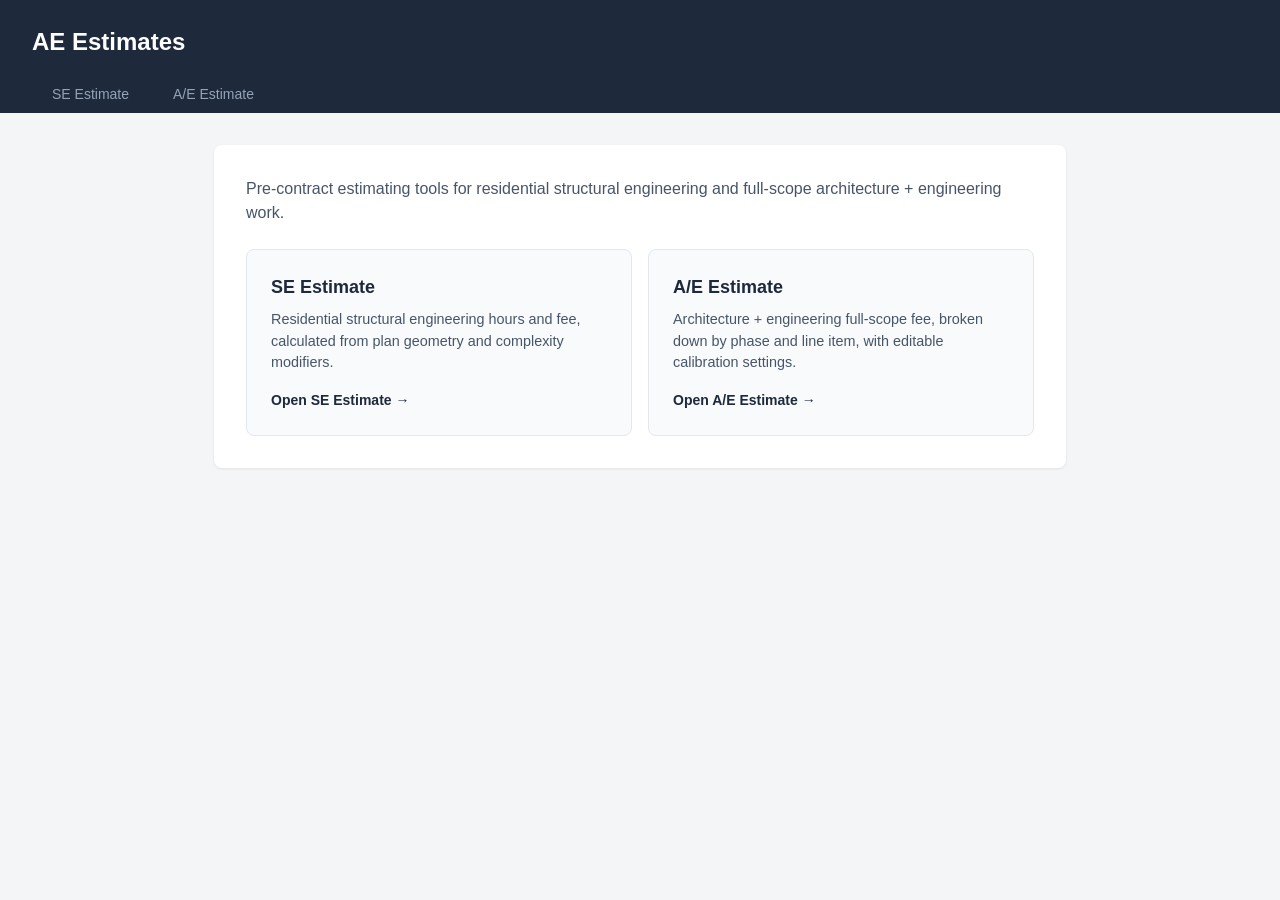
<file: index.html>
<!DOCTYPE html>
<html lang="en">
<head>
  <meta charset="UTF-8">
  <meta name="viewport" content="width=device-width, initial-scale=1.0">
  <title>AE Estimates</title>
  <link rel="stylesheet" href="styles.css">
</head>
<body>
  <header>
    <h1><a class="header-home" href="index.html">AE Estimates</a></h1>
    <nav id="estimate-nav">
      <a class="nav-btn" href="se.html">SE Estimate</a>
      <a class="nav-btn" href="ae.html">A/E Estimate</a>
    </nav>
  </header>

  <main id="app">
    <div class="landing">
      <p class="landing-intro">Pre-contract estimating tools for residential structural engineering and full-scope architecture + engineering work.</p>
      <div class="landing-tiles">
        <a class="landing-tile" href="se.html">
          <h2>SE Estimate</h2>
          <p>Residential structural engineering hours and fee, calculated from plan geometry and complexity modifiers.</p>
          <span class="landing-tile-cta">Open SE Estimate →</span>
        </a>
        <a class="landing-tile" href="ae.html">
          <h2>A/E Estimate</h2>
          <p>Architecture + engineering full-scope fee, broken down by phase and line item, with editable calibration settings.</p>
          <span class="landing-tile-cta">Open A/E Estimate →</span>
        </a>
      </div>
    </div>
  </main>
</body>
</html>
</file>
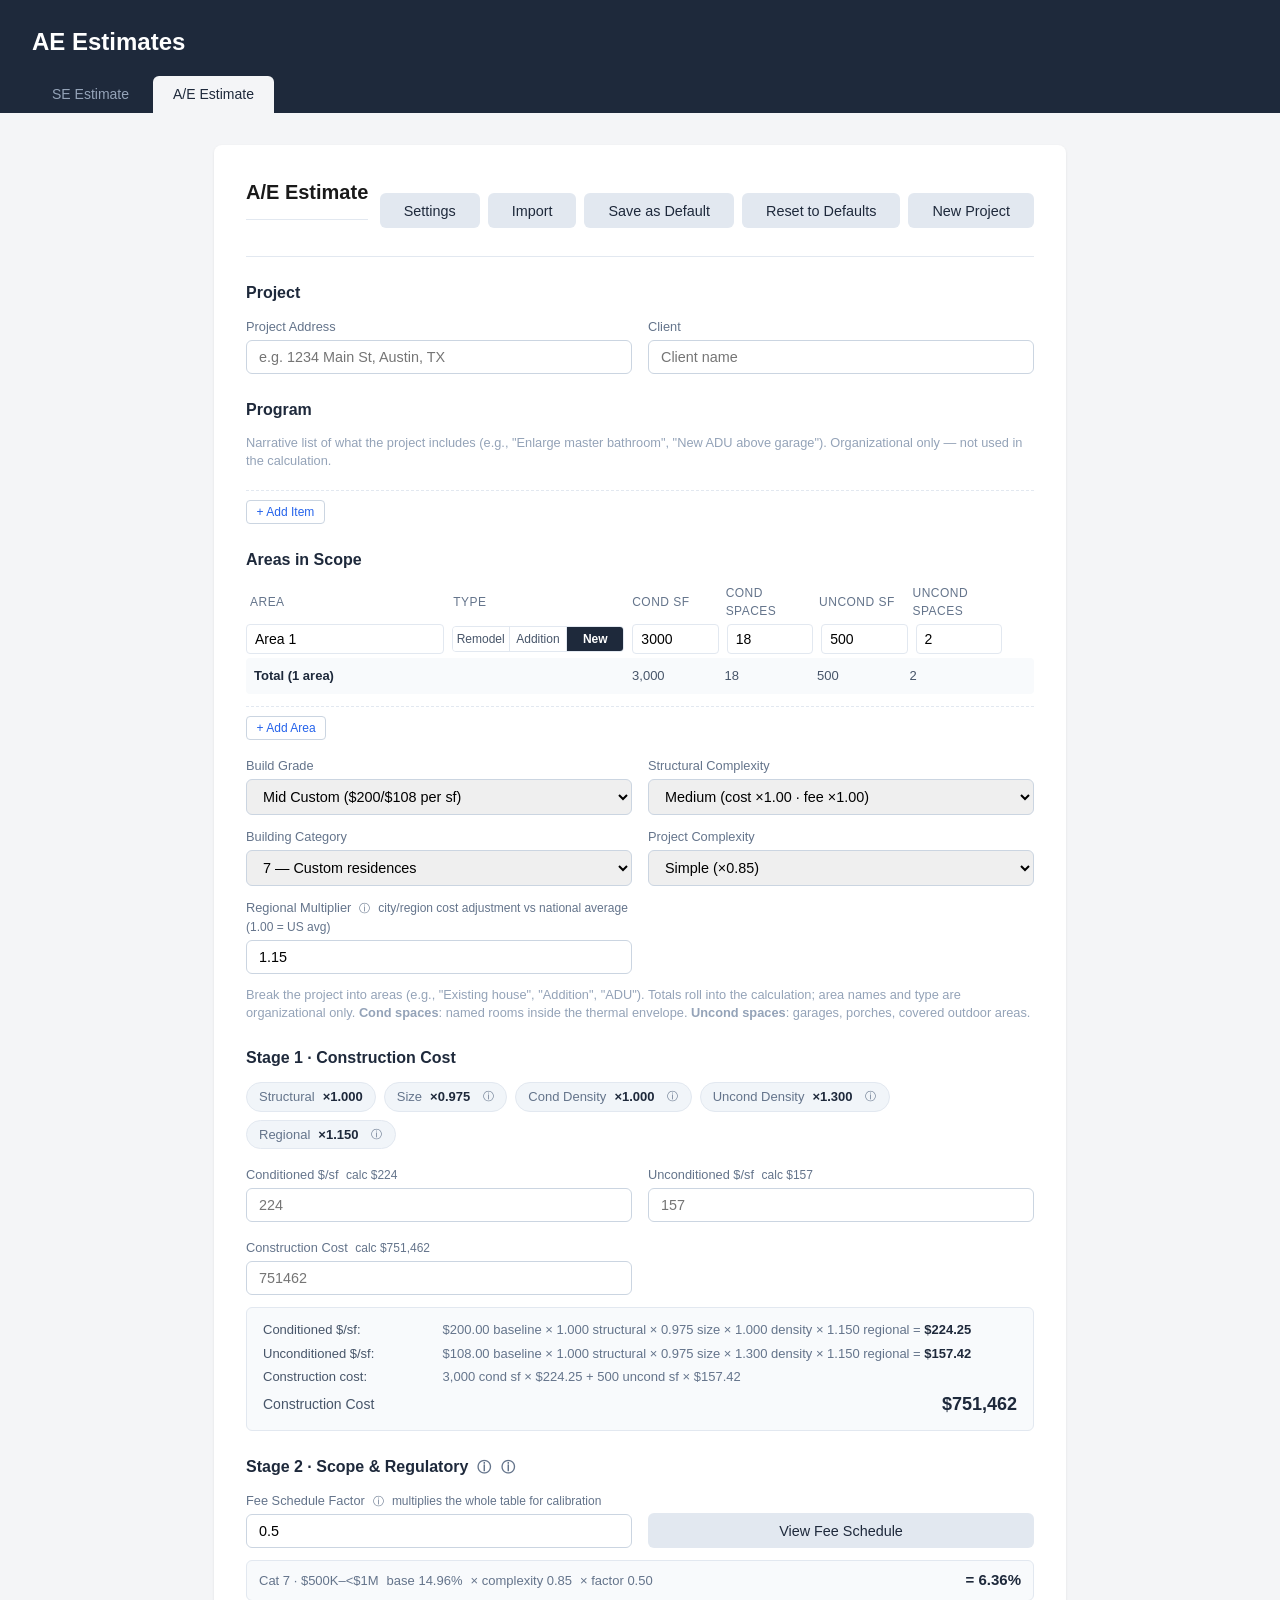
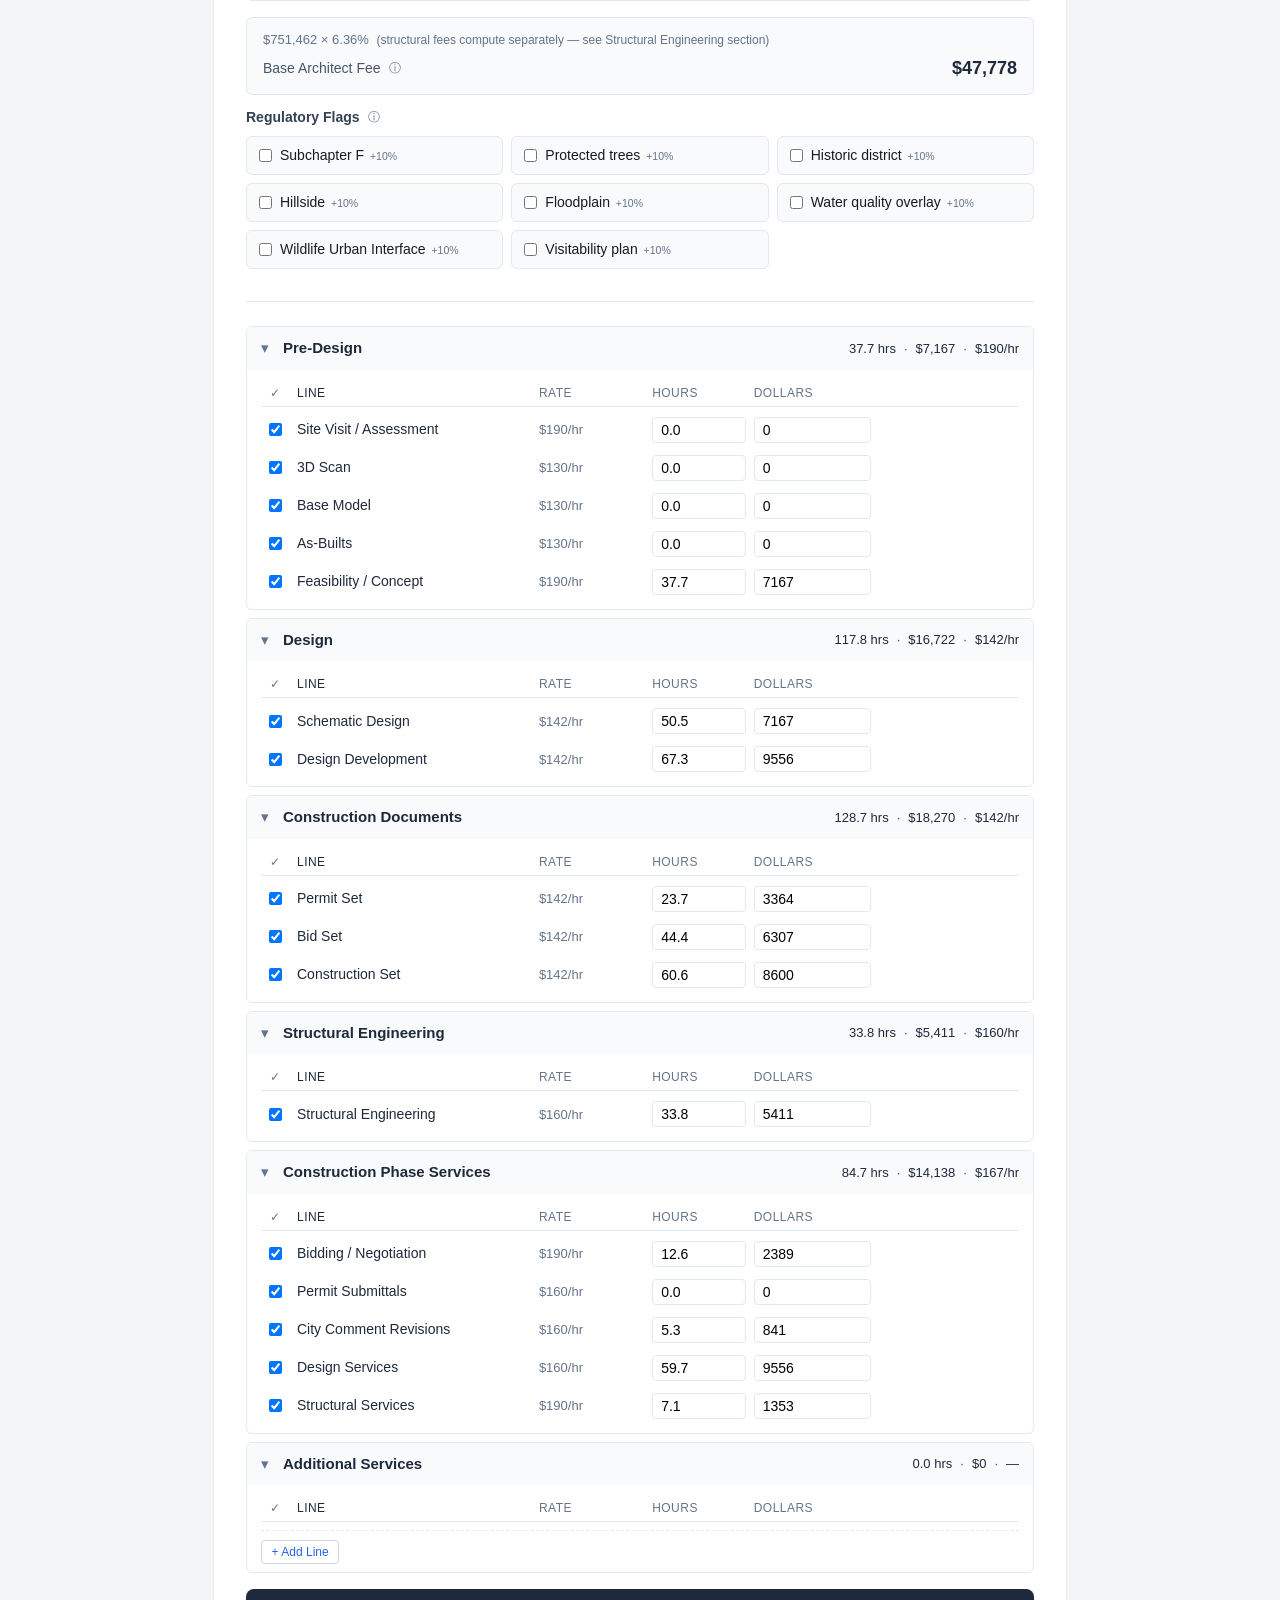
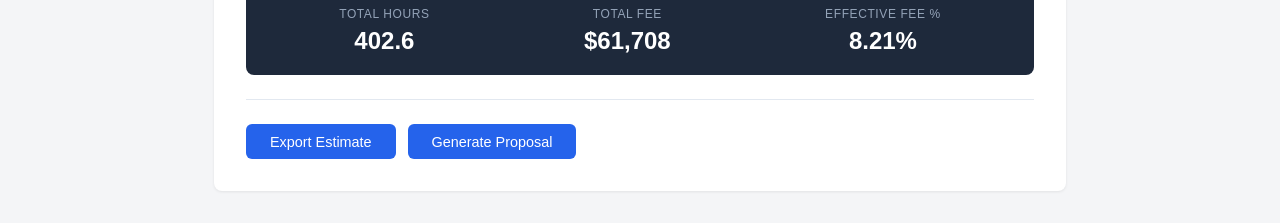
<file: ae.html>
<!DOCTYPE html>
<html lang="en">
<head>
  <meta charset="UTF-8">
  <meta name="viewport" content="width=device-width, initial-scale=1.0">
  <title>A/E Estimate · AE Estimates</title>
  <link rel="stylesheet" href="styles.css">
</head>
<body>
  <header>
    <h1><a class="header-home" href="index.html">AE Estimates</a></h1>
    <nav id="estimate-nav">
      <a class="nav-btn" href="se.html">SE Estimate</a>
      <a class="nav-btn active" href="ae.html">A/E Estimate</a>
    </nav>
  </header>

  <main id="app">
    <!-- A/E estimate form renders here -->
  </main>

  <script src="ae-config.js"></script>
  <script src="ae-settings.js"></script>
  <script src="ae-estimate.js"></script>
</body>
</html>
</file>
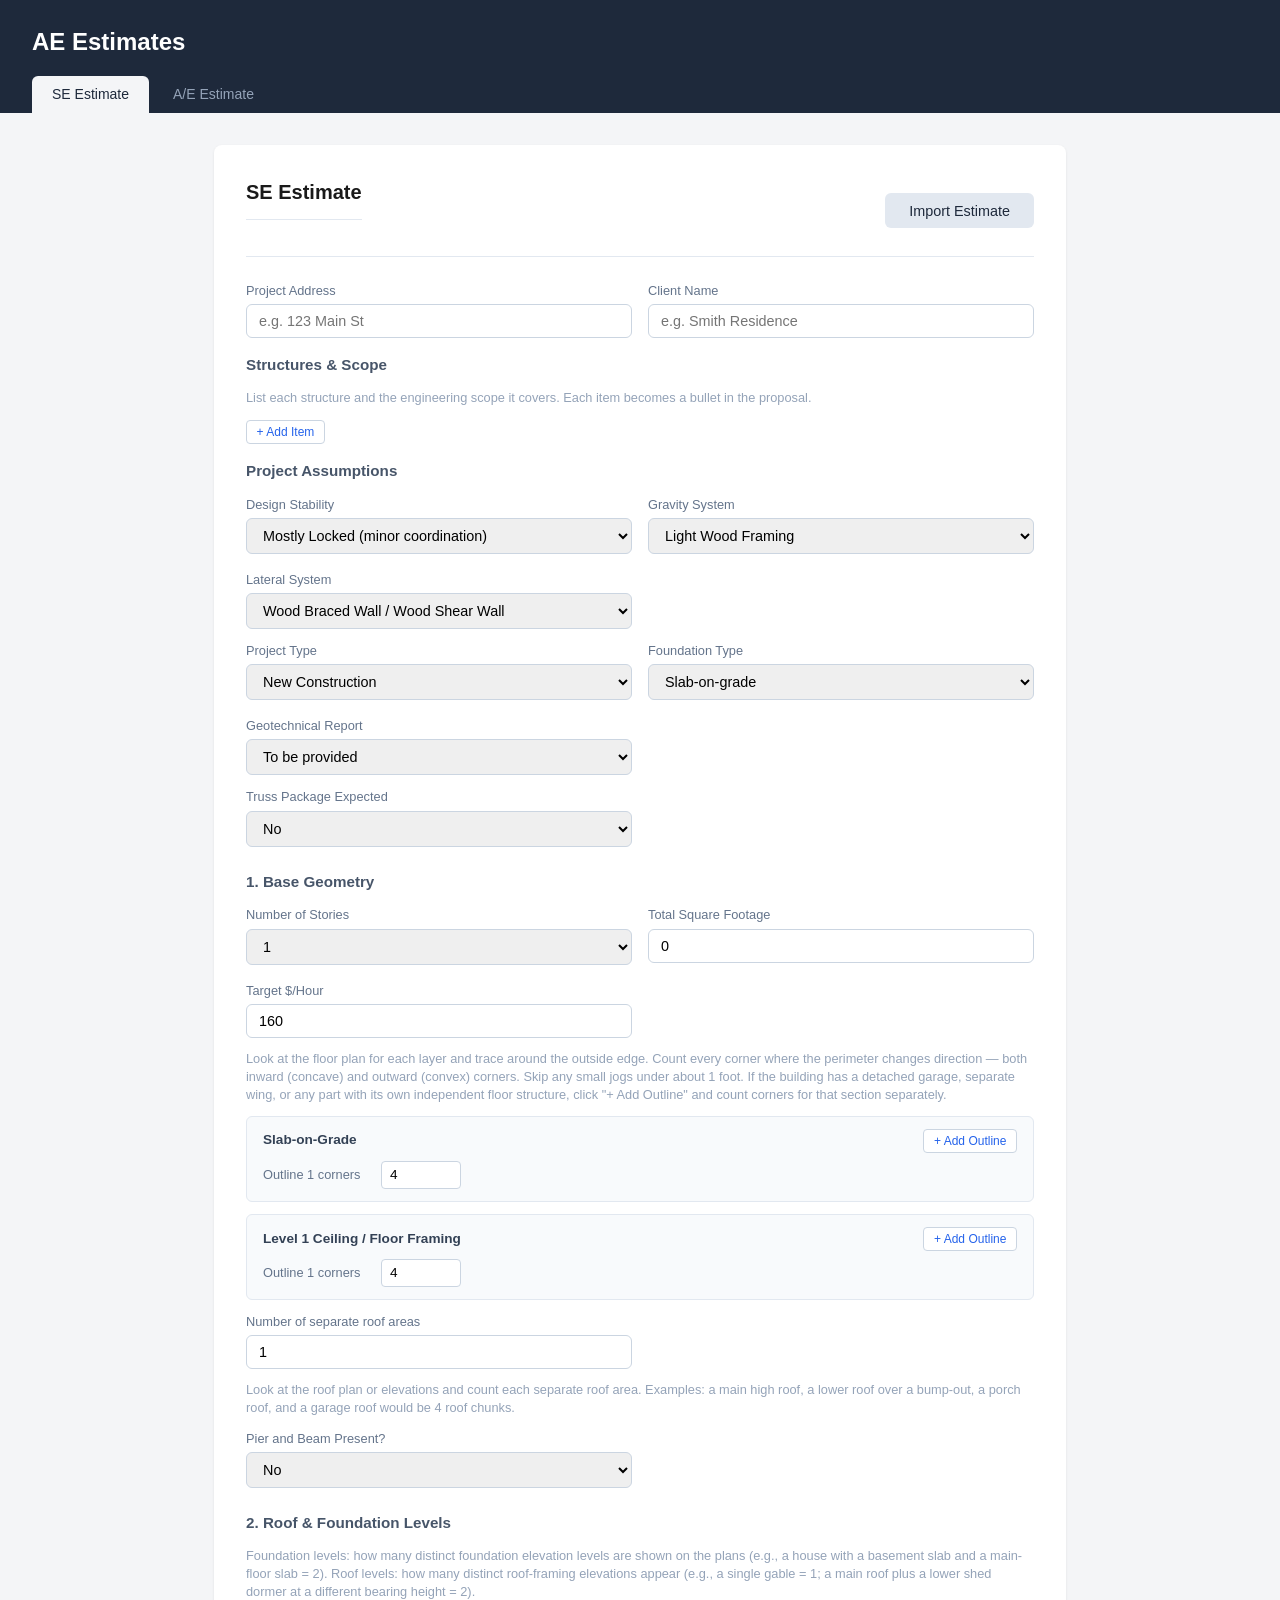
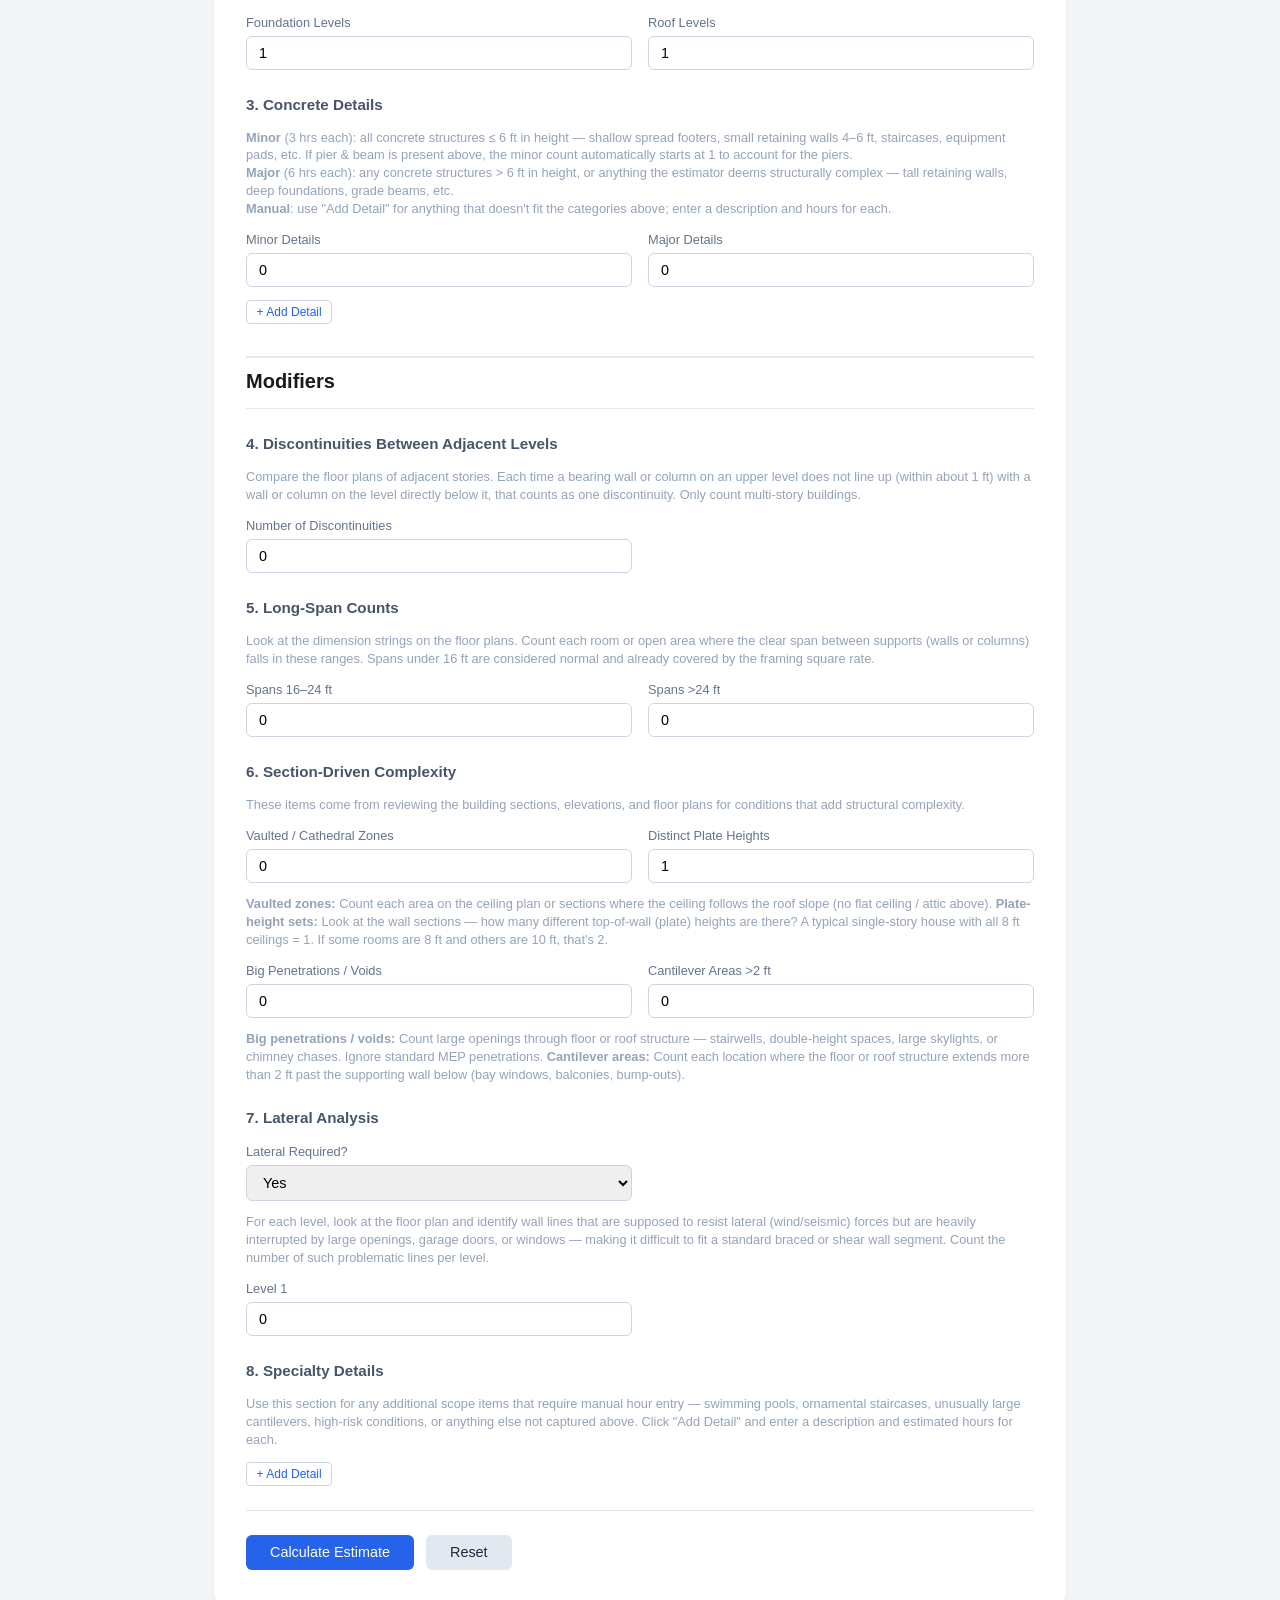
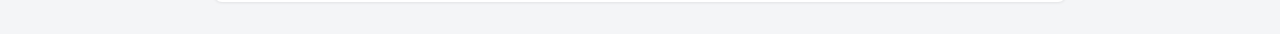
<file: se.html>
<!DOCTYPE html>
<html lang="en">
<head>
  <meta charset="UTF-8">
  <meta name="viewport" content="width=device-width, initial-scale=1.0">
  <title>SE Estimate · AE Estimates</title>
  <link rel="stylesheet" href="styles.css">
</head>
<body>
  <header>
    <h1><a class="header-home" href="index.html">AE Estimates</a></h1>
    <nav id="estimate-nav">
      <a class="nav-btn active" href="se.html">SE Estimate</a>
      <a class="nav-btn" href="ae.html">A/E Estimate</a>
    </nav>
  </header>

  <main id="app">
    <!-- SE estimate form renders here -->
  </main>

  <script src="se-estimate.js"></script>
</body>
</html>
</file>
<file: styles.css>
* {
  margin: 0;
  padding: 0;
  box-sizing: border-box;
}

body {
  font-family: -apple-system, BlinkMacSystemFont, "Segoe UI", Roboto, sans-serif;
  background: #f4f5f7;
  color: #1a1a1a;
  line-height: 1.5;
}

header {
  background: #1e293b;
  color: #fff;
  padding: 1.5rem 2rem 0;
}

header h1 {
  font-size: 1.5rem;
  font-weight: 600;
  margin-bottom: 1rem;
}

.header-home {
  color: inherit;
  text-decoration: none;
}

.header-home:hover {
  opacity: 0.85;
}

#estimate-nav {
  display: flex;
  gap: 0.25rem;
}

.nav-btn {
  display: inline-block;
  padding: 0.5rem 1.25rem;
  background: transparent;
  color: #94a3b8;
  border: none;
  border-radius: 6px 6px 0 0;
  cursor: pointer;
  font-size: 0.875rem;
  font-weight: 500;
  text-decoration: none;
  transition: background 0.15s, color 0.15s;
}

.nav-btn:hover {
  color: #e2e8f0;
  background: rgba(255, 255, 255, 0.08);
}

.nav-btn.active {
  background: #f4f5f7;
  color: #1e293b;
}

main {
  max-width: 900px;
  margin: 2rem auto;
  padding: 0 1.5rem;
}

/* Landing page */
.landing {
  background: #fff;
  border-radius: 8px;
  box-shadow: 0 1px 3px rgba(0, 0, 0, 0.08);
  padding: 2rem;
}

.landing-intro {
  font-size: 1rem;
  color: #475569;
  margin-bottom: 1.5rem;
}

.landing-tiles {
  display: grid;
  grid-template-columns: repeat(auto-fit, minmax(260px, 1fr));
  gap: 1rem;
}

.landing-tile {
  display: flex;
  flex-direction: column;
  gap: 0.5rem;
  padding: 1.5rem;
  background: #f8fafc;
  border: 1px solid #e2e8f0;
  border-radius: 8px;
  text-decoration: none;
  color: inherit;
  transition: border-color 0.15s, transform 0.15s, box-shadow 0.15s;
}

.landing-tile:hover {
  border-color: #1e293b;
  transform: translateY(-1px);
  box-shadow: 0 4px 10px rgba(15, 23, 42, 0.08);
}

.landing-tile h2 {
  font-size: 1.125rem;
  margin: 0;
  color: #1e293b;
}

.landing-tile p {
  margin: 0;
  font-size: 0.9rem;
  color: #475569;
  line-height: 1.5;
}

.landing-tile-cta {
  margin-top: 0.5rem;
  font-size: 0.875rem;
  font-weight: 600;
  color: #1e293b;
}

/* Form layout */
.estimate-form {
  background: #fff;
  border-radius: 8px;
  box-shadow: 0 1px 3px rgba(0, 0, 0, 0.08);
  padding: 2rem;
}

.form-header {
  display: flex;
  justify-content: space-between;
  align-items: center;
  margin-bottom: 1.5rem;
  padding-bottom: 0.75rem;
  border-bottom: 1px solid #e2e8f0;
}

.form-header h2 {
  font-size: 1.25rem;
  margin-bottom: 0;
  padding-bottom: 0;
  border-bottom: none;
}

.estimate-form h2 {
  font-size: 1.25rem;
  margin-bottom: 1.5rem;
  padding-bottom: 0.75rem;
  border-bottom: 1px solid #e2e8f0;
}

.form-section {
  margin-bottom: 1.5rem;
}

.form-section h3 {
  font-size: 0.95rem;
  font-weight: 600;
  color: #475569;
  margin-bottom: 0.75rem;
}

.form-row {
  display: grid;
  grid-template-columns: 1fr 1fr;
  gap: 1rem;
  margin-bottom: 0.75rem;
}

.form-group {
  display: flex;
  flex-direction: column;
}

.form-group label {
  font-size: 0.8rem;
  font-weight: 500;
  color: #64748b;
  margin-bottom: 0.25rem;
}

.form-group input,
.form-group select,
.form-group textarea {
  padding: 0.5rem 0.75rem;
  border: 1px solid #cbd5e1;
  border-radius: 6px;
  font-size: 0.9rem;
  font-family: inherit;
  transition: border-color 0.15s;
}

.form-group input:focus,
.form-group select:focus,
.form-group textarea:focus {
  outline: none;
  border-color: #3b82f6;
  box-shadow: 0 0 0 3px rgba(59, 130, 246, 0.1);
}

.btn {
  padding: 0.6rem 1.5rem;
  border: none;
  border-radius: 6px;
  font-size: 0.9rem;
  font-weight: 500;
  cursor: pointer;
  transition: background 0.15s;
}

.btn-primary {
  background: #2563eb;
  color: #fff;
}

.btn-primary:hover {
  background: #1d4ed8;
}

.btn-secondary {
  background: #e2e8f0;
  color: #1e293b;
}

.btn-secondary:hover {
  background: #cbd5e1;
}

.form-actions {
  display: flex;
  gap: 0.75rem;
  margin-top: 1.5rem;
  padding-top: 1.5rem;
  border-top: 1px solid #e2e8f0;
}

/* Estimate output */
.estimate-output {
  margin-top: 2rem;
  background: #fff;
  border-radius: 8px;
  box-shadow: 0 1px 3px rgba(0, 0, 0, 0.08);
  padding: 2rem;
}

.estimate-output h2 {
  font-size: 1.25rem;
  margin-bottom: 1rem;
}

.line-items {
  width: 100%;
  border-collapse: collapse;
}

.line-items th {
  text-align: left;
  font-size: 0.8rem;
  font-weight: 600;
  color: #64748b;
  text-transform: uppercase;
  letter-spacing: 0.03em;
  padding: 0.5rem 0.75rem;
  border-bottom: 2px solid #e2e8f0;
}

.line-items td {
  padding: 0.6rem 0.75rem;
  border-bottom: 1px solid #f1f5f9;
  font-size: 0.9rem;
}

.line-items .amount {
  text-align: right;
  font-variant-numeric: tabular-nums;
}

.line-items tfoot td {
  font-weight: 600;
  border-top: 2px solid #e2e8f0;
  border-bottom: none;
  padding-top: 0.75rem;
}

/* Fee Estimate (line items) table */
.li-fee-table {
  margin-top: 1.5rem;
}
.li-fee-table .li-include {
  width: 2.5rem;
  text-align: center;
}
.li-fee-table .li-phase-header td {
  background: #f8fafc;
  font-weight: 600;
  color: #334155;
  border-top: 2px solid #e2e8f0;
}
.li-fee-table .li-phase-subtotal td {
  background: #fafbfc;
  font-size: 0.85rem;
  color: #475569;
  border-bottom: 1px solid #e2e8f0;
}
.li-fee-table .li-grand-total td {
  border-top: 2px solid #475569;
  background: #f1f5f9;
  font-size: 0.95rem;
}
.li-fee-table .li-row.li-excluded td:not(.li-include) {
  text-decoration: line-through;
  color: #94a3b8;
}
.li-fee-table input.li-hrs,
.li-fee-table input.li-rate,
.li-fee-table input.li-dollars {
  width: 6rem;
  padding: 0.3rem 0.5rem;
  text-align: right;
  border: 1px solid #cbd5e1;
  border-radius: 4px;
  font-size: 0.9rem;
  font-variant-numeric: tabular-nums;
}
.li-fee-table input.li-rate {
  width: 4.5rem;
  color: #475569;
}
.li-fee-table input.li-include-cb {
  width: 1rem;
  height: 1rem;
}

/* Help text */
.help-text {
  font-size: 0.8rem;
  color: #94a3b8;
  margin-bottom: 0.75rem;
  line-height: 1.4;
}

/* Checkbox groups */
.checkbox-group {
  display: flex;
  flex-direction: column;
  gap: 0.5rem;
}

.checkbox-label {
  display: flex;
  align-items: center;
  gap: 0.5rem;
  font-size: 0.9rem;
  cursor: pointer;
}

.checkbox-label input[type="checkbox"] {
  width: 1rem;
  height: 1rem;
  accent-color: #2563eb;
}

/* Corner layer blocks */
.corner-layer {
  background: #f8fafc;
  border: 1px solid #e2e8f0;
  border-radius: 6px;
  padding: 0.75rem 1rem;
  margin-bottom: 0.75rem;
}

.corner-layer-header {
  display: flex;
  justify-content: space-between;
  align-items: center;
  margin-bottom: 0.5rem;
}

.corner-layer-label {
  font-size: 0.85rem;
  font-weight: 600;
  color: #334155;
}

.corner-outlines {
  display: flex;
  flex-direction: column;
  gap: 0.4rem;
}

.outline-row {
  display: flex;
  align-items: center;
  gap: 0.5rem;
}

.outline-row label {
  font-size: 0.8rem;
  color: #64748b;
  min-width: 110px;
}

.outline-row input {
  width: 80px;
  padding: 0.35rem 0.5rem;
  border: 1px solid #cbd5e1;
  border-radius: 4px;
  font-size: 0.85rem;
}

.outline-row input:focus {
  outline: none;
  border-color: #3b82f6;
  box-shadow: 0 0 0 3px rgba(59, 130, 246, 0.1);
}

.btn-small {
  padding: 0.25rem 0.6rem;
  font-size: 0.75rem;
  border: 1px solid #cbd5e1;
  border-radius: 4px;
  background: #fff;
  cursor: pointer;
  color: #2563eb;
  font-weight: 500;
}

.btn-small:hover {
  background: #eff6ff;
}

.btn-remove-outline {
  padding: 0.15rem 0.45rem;
  font-size: 1rem;
  border: none;
  background: transparent;
  cursor: pointer;
  color: #94a3b8;
  line-height: 1;
}

.btn-remove-outline:hover {
  color: #ef4444;
}

/* Section divider */
.section-divider {
  border: none;
  border-top: 2px solid #e2e8f0;
  margin: 2rem 0 0.5rem;
}

/* Summary banner */
.summary-banner {
  display: flex;
  gap: 2rem;
  background: #1e293b;
  color: #fff;
  border-radius: 8px;
  padding: 1.25rem 1.5rem;
  margin-bottom: 1.5rem;
}

.summary-item {
  display: flex;
  flex-direction: column;
}

.summary-label {
  font-size: 0.75rem;
  text-transform: uppercase;
  letter-spacing: 0.05em;
  color: #94a3b8;
}

.summary-value {
  font-size: 1.75rem;
  font-weight: 700;
  font-variant-numeric: tabular-nums;
}

.summary-adjust {
  display: flex;
  align-items: center;
  gap: 0.5rem;
}

.btn-adjust {
  width: 2rem;
  height: 2rem;
  border-radius: 50%;
  border: 2px solid #94a3b8;
  background: transparent;
  color: #fff;
  font-size: 1.25rem;
  font-weight: 700;
  cursor: pointer;
  display: flex;
  align-items: center;
  justify-content: center;
  line-height: 1;
  padding: 0;
  transition: background 0.15s, border-color 0.15s;
}

.btn-adjust:hover {
  background: rgba(255, 255, 255, 0.15);
  border-color: #fff;
}

.btn-adjust:active {
  background: rgba(255, 255, 255, 0.25);
}

/* Step headings in output table */
.step-heading td {
  font-weight: 700;
  font-size: 0.95rem;
  padding-top: 1.25rem;
  padding-bottom: 0.5rem;
  border-bottom: 2px solid #e2e8f0;
  color: #1e293b;
}

.step-note td {
  font-size: 0.8rem;
  color: #94a3b8;
  font-style: italic;
  padding-top: 0.25rem;
  padding-bottom: 0.5rem;
  border-bottom: none;
}

.row-bold td {
  font-weight: 600;
  border-top: 1px solid #e2e8f0;
  background: #f8fafc;
}

/* Generate Email button in summary banner */
.summary-action {
  display: flex;
  flex-direction: column;
  gap: 0.5rem;
  margin-left: auto;
}

.btn-email {
  background: #fff;
  color: #1e293b;
  font-weight: 600;
  padding: 0.5rem 1.25rem;
  border-radius: 6px;
  white-space: nowrap;
  width: 100%;
  text-align: center;
}

.btn-email:hover {
  background: #e2e8f0;
}

/* Modal overlay */
.modal-overlay {
  position: fixed;
  inset: 0;
  background: rgba(0, 0, 0, 0.5);
  display: flex;
  align-items: center;
  justify-content: center;
  z-index: 1000;
  padding: 1rem;
}

.modal-content {
  background: #fff;
  border-radius: 10px;
  box-shadow: 0 8px 30px rgba(0, 0, 0, 0.2);
  padding: 2rem;
  max-width: 480px;
  width: 100%;
  max-height: 90vh;
  overflow-y: auto;
}

.modal-content-wide {
  max-width: 900px;
}

/* Architect Fee Schedule modal */
.ae-fee-schedule-wrap {
  overflow-x: auto;
  margin: 0.5rem 0;
}
.ae-fee-schedule-table {
  width: 100%;
  border-collapse: collapse;
  font-size: 0.8rem;
}
.ae-fee-schedule-table th,
.ae-fee-schedule-table td {
  padding: 0.4rem 0.5rem;
  border: 1px solid #e2e8f0;
  text-align: center;
  vertical-align: middle;
}
.ae-fee-schedule-table thead th {
  background: #f1f5f9;
  font-weight: 600;
  color: #334155;
  font-size: 0.75rem;
}
.ae-fee-schedule-table .ae-fee-rowlabel {
  text-align: left;
  font-weight: 600;
  background: #f8fafc;
  white-space: nowrap;
  max-width: 220px;
  cursor: help;
}
.ae-fee-schedule-table .ae-fee-base {
  font-weight: 600;
  color: #0f172a;
  font-variant-numeric: tabular-nums;
}
.ae-fee-schedule-table .ae-fee-eff {
  font-size: 0.7rem;
  color: #64748b;
  font-variant-numeric: tabular-nums;
  margin-top: 2px;
}
.ae-fee-schedule-table .ae-fee-col-selected {
  background: #fef3c7;
}
.ae-fee-schedule-table .ae-fee-row-selected th.ae-fee-rowlabel,
.ae-fee-schedule-table .ae-fee-row-selected td {
  background: #ecfeff;
}
.ae-fee-schedule-table .ae-fee-cell-selected {
  background: #fde68a !important;
  outline: 2px solid #f59e0b;
  outline-offset: -2px;
}

.modal-content h2 {
  font-size: 1.15rem;
  margin-bottom: 0.5rem;
}

.modal-subtitle {
  font-size: 0.9rem;
  color: #64748b;
  margin-bottom: 1.25rem;
}

.modal-form .form-group {
  margin-bottom: 1rem;
}

.modal-actions {
  display: flex;
  gap: 0.75rem;
  margin-top: 1.5rem;
  padding-top: 1rem;
  border-top: 1px solid #e2e8f0;
}

.modal-header-row {
  display: flex;
  justify-content: space-between;
  align-items: center;
  margin-bottom: 1rem;
}

.modal-header-row h2 {
  margin-bottom: 0;
}

.btn-copy {
  font-size: 0.8rem;
  padding: 0.4rem 1rem;
}

/* Email preview area */
.email-preview {
  background: #fff;
  border: 1px solid #e2e8f0;
  border-radius: 6px;
  padding: 1.25rem 1.5rem;
  font-family: Arial, Helvetica, sans-serif;
  font-size: small;
  color: #000;
  line-height: 1.5;
  max-height: 60vh;
  overflow-y: auto;
}

@media (max-width: 640px) {
  .form-row {
    grid-template-columns: 1fr;
  }

  main {
    padding: 0 1rem;
  }

  .estimate-form,
  .estimate-output {
    padding: 1.25rem;
  }

  .summary-banner {
    flex-direction: column;
    gap: 0.75rem;
  }
}

/* ==========================================================
   A/E Estimate styles
   ========================================================== */

.ae-form .form-section h3 {
  font-size: 1rem;
  font-weight: 600;
  margin-bottom: 0.75rem;
  color: #1e293b;
}

.ae-form-header-buttons {
  display: flex;
  flex-wrap: wrap;
  gap: 0.5rem;
}

.ae-calc-hint {
  font-size: 0.75rem;
  color: #64748b;
  font-weight: 400;
  margin-left: 0.25rem;
}

/* Program items (narrative list) */
.ae-program-items {
  display: flex;
  flex-direction: column;
  gap: 0.375rem;
  margin-bottom: 0.5rem;
}

.ae-program-item {
  display: grid;
  grid-template-columns: 1fr 28px;
  gap: 0.5rem;
  align-items: center;
}

.ae-program-item input[type="text"] {
  width: 100%;
  padding: 0.375rem 0.625rem;
  border: 1px solid #e2e8f0;
  border-radius: 4px;
  font-size: 0.875rem;
  background: #fff;
}

.ae-program-item input[type="text"]:focus {
  outline: none;
  border-color: #3b82f6;
  box-shadow: 0 0 0 2px rgba(59, 130, 246, 0.2);
}

.ae-program-item-remove {
  background: transparent;
  border: none;
  color: #64748b;
  cursor: pointer;
  padding: 0.25rem;
  font-size: 1rem;
  border-radius: 4px;
}

.ae-program-item-remove:hover {
  background: #fecaca;
  color: #991b1b;
}

/* Scopes (areas) table */
.ae-scopes {
  display: flex;
  flex-direction: column;
  gap: 0.25rem;
  margin-bottom: 1rem;
}

.ae-scope-row {
  display: grid;
  grid-template-columns: 1.6fr 1.4fr 0.7fr 0.7fr 0.7fr 0.7fr 24px;
  gap: 0.5rem;
  align-items: center;
}

.ae-scope-type-toggle {
  display: inline-flex;
  border: 1px solid #e2e8f0;
  border-radius: 4px;
  overflow: hidden;
  width: 100%;
}

.ae-scope-type-btn {
  flex: 1;
  padding: 0.3rem 0.25rem;
  font-size: 0.75rem;
  background: #fff;
  border: none;
  cursor: pointer;
  color: #475569;
  white-space: nowrap;
}

.ae-scope-type-btn + .ae-scope-type-btn {
  border-left: 1px solid #e2e8f0;
}

.ae-scope-type-btn.active {
  background: #1e293b;
  color: #fff;
  font-weight: 600;
}

.ae-scope-type-btn:hover:not(.active) {
  background: #f1f5f9;
}

.ae-scope-header {
  font-size: 0.75rem;
  text-transform: uppercase;
  letter-spacing: 0.04em;
  color: #64748b;
  padding: 0 0.25rem;
}

.ae-scope-row input[type="text"],
.ae-scope-row input[type="number"] {
  width: 100%;
  padding: 0.375rem 0.5rem;
  border: 1px solid #e2e8f0;
  border-radius: 4px;
  font-size: 0.875rem;
  background: #fff;
  font-variant-numeric: tabular-nums;
}

.ae-scope-row input:focus {
  outline: none;
  border-color: #3b82f6;
  box-shadow: 0 0 0 2px rgba(59, 130, 246, 0.2);
}

.ae-scope-totals {
  font-size: 0.8125rem;
  color: #475569;
  background: #f8fafc;
  padding: 0.5rem 0.5rem;
  border-radius: 4px;
  font-variant-numeric: tabular-nums;
}

.ae-scope-totals span:first-child {
  font-weight: 600;
  color: #1e293b;
}

.ae-scope-remove {
  background: transparent;
  border: none;
  color: #64748b;
  cursor: pointer;
  padding: 0.25rem;
  font-size: 1rem;
  border-radius: 4px;
}

.ae-scope-remove:hover {
  background: #fecaca;
  color: #991b1b;
}

@media (max-width: 640px) {
  .ae-scope-row {
    grid-template-columns: 1fr 1fr;
    row-gap: 0.25rem;
  }
  .ae-scope-header { display: none; }
  .ae-scope-type-toggle { grid-column: 1 / -1; }
}

/* Stage 1 multiplier strip */
.ae-multiplier-strip {
  display: flex;
  flex-wrap: wrap;
  gap: 0.5rem;
  margin-bottom: 1rem;
}

.ae-multiplier-chip {
  display: inline-flex;
  align-items: center;
  gap: 0.5rem;
  padding: 0.25rem 0.75rem;
  background: #f1f5f9;
  border: 1px solid #e2e8f0;
  border-radius: 999px;
  font-size: 0.8125rem;
}

.ae-chip-label {
  color: #64748b;
}

.ae-chip-value {
  color: #1e293b;
  font-weight: 600;
  font-variant-numeric: tabular-nums;
}

.ae-stage-summary {
  display: flex;
  justify-content: space-between;
  align-items: center;
  margin-top: 1rem;
  padding: 0.75rem 1rem;
  background: #f8fafc;
  border: 1px solid #e2e8f0;
  border-radius: 6px;
}

.ae-stage-summary-label {
  font-size: 0.875rem;
  color: #475569;
  font-weight: 500;
}

.ae-stage-summary-value {
  font-size: 1.125rem;
  font-weight: 700;
  color: #1e293b;
  font-variant-numeric: tabular-nums;
}

/* Calculation strip — used for construction cost and base architect fee */
.ae-calc-strip {
  margin-top: 0.75rem;
  padding: 0.75rem 1rem;
  background: #f8fafc;
  border: 1px solid #e2e8f0;
  border-radius: 6px;
  font-variant-numeric: tabular-nums;
}

.ae-calc-formula {
  font-size: 0.8125rem;
  color: #64748b;
  margin-bottom: 0.375rem;
}

.ae-calc-formula-line {
  font-size: 0.8125rem;
  color: #64748b;
  margin-bottom: 0.25rem;
  line-height: 1.5;
}

.ae-calc-formula-line strong {
  color: #1e293b;
  font-weight: 600;
}

.ae-calc-line-label {
  display: inline-block;
  width: 11rem;
  color: #475569;
  font-weight: 500;
}

.ae-calc-result {
  display: flex;
  justify-content: space-between;
  align-items: center;
}

.ae-calc-label {
  font-size: 0.875rem;
  color: #475569;
  font-weight: 500;
}

.ae-calc-value {
  font-size: 1.125rem;
  font-weight: 700;
  color: #1e293b;
}

/* Fee schedule breakdown strip */
.ae-fee-breakdown {
  display: flex;
  flex-wrap: wrap;
  gap: 0.5rem;
  align-items: center;
  margin: 0.5rem 0 1rem;
  padding: 0.5rem 0.75rem;
  background: #f8fafc;
  border: 1px solid #e2e8f0;
  border-radius: 6px;
  font-size: 0.8125rem;
  color: #64748b;
  font-variant-numeric: tabular-nums;
}

.ae-fee-breakdown-final {
  margin-left: auto;
  font-weight: 700;
  color: #1e293b;
  font-size: 0.9375rem;
}

/* Regulatory flags */
.ae-flags-grid {
  display: grid;
  grid-template-columns: repeat(auto-fill, minmax(240px, 1fr));
  gap: 0.5rem;
  margin-top: 0.5rem;
}

.ae-flag-checkbox {
  display: flex;
  align-items: center;
  gap: 0.5rem;
  padding: 0.5rem 0.75rem;
  background: #f8fafc;
  border: 1px solid #e2e8f0;
  border-radius: 6px;
  font-size: 0.875rem;
  cursor: pointer;
}

.ae-flag-checkbox input[type="checkbox"] {
  margin: 0;
}

/* Output area */
.ae-output {
  margin-top: 2rem;
  padding-top: 1.5rem;
  border-top: 1px solid #e2e8f0;
}

.ae-grand-total {
  display: flex;
  justify-content: space-around;
  padding: 1rem;
  background: #1e293b;
  color: #fff;
  border-radius: 8px;
  margin-top: 1rem;
}

.ae-grand-total-item {
  display: flex;
  flex-direction: column;
  align-items: center;
}

.ae-gt-label {
  font-size: 0.75rem;
  color: #94a3b8;
  text-transform: uppercase;
  letter-spacing: 0.05em;
}

.ae-gt-value {
  font-size: 1.5rem;
  font-weight: 700;
  font-variant-numeric: tabular-nums;
}

/* Sections */
.ae-section {
  border: 1px solid #e2e8f0;
  border-radius: 6px;
  margin-bottom: 0.5rem;
  overflow: hidden;
}

.ae-section-header {
  display: flex;
  align-items: center;
  gap: 0.5rem;
  padding: 0.625rem 0.875rem;
  background: #f8fafc;
  cursor: pointer;
  font-size: 0.9375rem;
  user-select: none;
}

.ae-section-header:hover {
  background: #f1f5f9;
}

.ae-section-caret {
  width: 14px;
  color: #64748b;
}

.ae-section-label {
  font-weight: 600;
  color: #1e293b;
  flex: 1;
}

.ae-section-totals {
  display: flex;
  gap: 0.5rem;
  color: #475569;
  font-size: 0.8125rem;
  font-variant-numeric: tabular-nums;
}

.ae-section-totals span:nth-child(odd) {
  font-weight: 500;
  color: #1e293b;
}

.ae-section.collapsed .ae-section-body {
  display: none;
}

.ae-section-body {
  padding: 0.5rem 0.875rem;
}

/* Line rows */
.ae-line-row {
  display: grid;
  grid-template-columns: 28px 2fr 0.9fr 0.8fr 1fr 1.2fr;
  gap: 0.5rem;
  align-items: center;
  padding: 0.375rem 0;
  font-size: 0.875rem;
}

.ae-line-include {
  display: flex;
  justify-content: center;
  align-items: center;
}

.ae-line-include input[type="checkbox"] {
  margin: 0;
  cursor: pointer;
}

.ae-line-row.is-excluded {
  background: #f1f5f9;
  color: #94a3b8;
  border-radius: 4px;
  padding-left: 0.375rem;
  padding-right: 0.375rem;
}

.ae-line-row.is-excluded .ae-line-input,
.ae-line-row.is-excluded .ae-rate-display {
  color: #94a3b8;
  text-decoration: line-through;
}

.ae-excluded-badge {
  display: inline-block;
  padding: 0.0625rem 0.375rem;
  margin-left: 0.25rem;
  background: #e2e8f0;
  color: #64748b;
  border-radius: 999px;
  font-size: 0.6875rem;
  font-weight: 500;
  text-decoration: none;
}

.ae-line-header {
  font-size: 0.75rem;
  text-transform: uppercase;
  letter-spacing: 0.04em;
  color: #64748b;
  border-bottom: 1px solid #e2e8f0;
  padding-bottom: 0.25rem;
  margin-bottom: 0.25rem;
}

.ae-line-row.is-overridden {
  background: #fffbeb;
  border-radius: 4px;
  padding-left: 0.375rem;
  padding-right: 0.375rem;
}

.ae-line-label {
  color: #1e293b;
}

.ae-line-rate,
.ae-line-hours,
.ae-line-dollars {
  font-variant-numeric: tabular-nums;
}

.ae-rate-display {
  color: #64748b;
  font-size: 0.8125rem;
}

.ae-line-input,
.ae-user-label,
.ae-user-rate {
  width: 100%;
  padding: 0.25rem 0.5rem;
  border: 1px solid #e2e8f0;
  border-radius: 4px;
  font-size: 0.875rem;
  background: #fff;
  font-variant-numeric: tabular-nums;
}

.ae-line-input:focus,
.ae-user-label:focus,
.ae-user-rate:focus {
  outline: none;
  border-color: #3b82f6;
  box-shadow: 0 0 0 2px rgba(59, 130, 246, 0.2);
}

.ae-line-input.overridden {
  background: #fef3c7;
  border-color: #fcd34d;
  font-weight: 600;
}

.ae-line-controls {
  display: flex;
  align-items: center;
  gap: 0.25rem;
  font-size: 0.75rem;
  color: #64748b;
}

.ae-ghost-calc {
  color: #94a3b8;
  font-variant-numeric: tabular-nums;
  font-size: 0.75rem;
}

.ae-override-badge {
  display: inline-block;
  padding: 0.0625rem 0.375rem;
  margin-left: 0.25rem;
  background: #fde68a;
  color: #92400e;
  border-radius: 999px;
  font-size: 0.6875rem;
  font-weight: 500;
}

.ae-line-reset,
.ae-line-remove {
  background: transparent;
  border: none;
  color: #64748b;
  cursor: pointer;
  padding: 0.125rem 0.25rem;
  font-size: 0.9rem;
  border-radius: 4px;
}

.ae-line-reset:hover {
  background: #e2e8f0;
  color: #1e293b;
}

.ae-line-remove:hover {
  background: #fecaca;
  color: #991b1b;
}

.ae-add-row {
  margin-top: 0.5rem;
  padding-top: 0.5rem;
  border-top: 1px dashed #e2e8f0;
}

@media (max-width: 640px) {
  .ae-line-row {
    grid-template-columns: 28px 1fr 1fr;
    row-gap: 0.25rem;
  }
  .ae-line-header { display: none; }
  .ae-section-totals {
    flex-wrap: wrap;
    justify-content: flex-end;
  }
  .ae-grand-total {
    flex-direction: column;
    gap: 0.5rem;
  }
}

/* ==========================================================
   A/E Settings Modal
   ========================================================== */

.ae-settings-overlay {
  align-items: stretch;
  justify-content: stretch;
  padding: 0;
}

.ae-settings-modal {
  display: flex;
  flex-direction: column;
  width: 100vw;
  height: 100vh;
  max-width: none;
  max-height: none;
  margin: 0;
  background: #fff;
  border-radius: 0;
  box-shadow: none;
}

.ae-settings-header {
  display: flex;
  justify-content: space-between;
  align-items: center;
  padding: 1rem 1.5rem;
  background: #1e293b;
  color: #fff;
  flex-shrink: 0;
}

.ae-settings-header h2 {
  font-size: 1.125rem;
  font-weight: 600;
  margin: 0;
  display: flex;
  align-items: center;
  gap: 0.6rem;
}

.ae-settings-readonly-badge {
  display: inline-block;
  font-size: 0.65rem;
  font-weight: 600;
  letter-spacing: 0.05em;
  text-transform: uppercase;
  padding: 2px 8px;
  background: #475569;
  color: #e2e8f0;
  border-radius: 10px;
}

.ae-settings-readonly-banner {
  background: #fef3c7;
  color: #78350f;
  border-bottom: 1px solid #fde68a;
  padding: 0.75rem 1.5rem;
  font-size: 0.85rem;
  line-height: 1.4;
  flex-shrink: 0;
}

.ae-readonly-input {
  background: #f8fafc !important;
  color: #475569 !important;
  cursor: default !important;
}
.ae-readonly-input:focus {
  outline: none !important;
  border-color: #e2e8f0 !important;
  box-shadow: none !important;
}

/* ---------- Info icon with hover tooltip ---------- */
.ae-info-icon {
  display: inline-flex;
  align-items: center;
  justify-content: center;
  width: 1.1em;
  height: 1.1em;
  margin-left: 4px;
  font-size: 0.85em;
  color: #64748b;
  cursor: help;
  position: relative;
  vertical-align: middle;
  border-radius: 50%;
  line-height: 1;
}
.ae-info-icon:hover,
.ae-info-icon:focus {
  color: #0f172a;
  outline: none;
}
/* Floating tooltip element — positioned by JS, content rendered as HTML */
.ae-info-tooltip {
  position: fixed;
  background: #0f172a;
  color: #f1f5f9;
  padding: 10px 12px;
  border-radius: 6px;
  font-size: 11px;
  font-weight: 400;
  line-height: 1.5;
  max-width: 340px;
  box-shadow: 0 12px 28px rgba(15, 23, 42, 0.3);
  pointer-events: none;
  z-index: 10000;
  opacity: 0;
  transition: opacity 120ms ease-out;
}
.ae-info-tooltip.visible {
  opacity: 1;
}
.ae-info-tooltip strong {
  display: block;
  color: #ffffff;
  font-size: 12px;
  margin-bottom: 4px;
}
.ae-info-tooltip div {
  font-variant-numeric: tabular-nums;
}
.ae-info-tooltip .ae-tip-note {
  margin-top: 6px;
  color: #cbd5e1;
  font-style: italic;
  font-size: 10.5px;
}
.ae-info-tooltip .ae-tip-sub {
  margin-top: 6px;
  font-weight: 600;
  color: #fbbf24;
  font-size: 10px;
  text-transform: uppercase;
  letter-spacing: 0.04em;
}

/* Small "+10%" label next to each flag checkbox */
.ae-flag-adder {
  color: #64748b;
  font-size: 0.75em;
  font-weight: 500;
  margin-left: 2px;
}
.ae-flags-header {
  margin-top: 0.75rem;
  margin-bottom: 0.4rem;
  color: #334155;
  font-size: 0.875rem;
}

.ae-settings-close {
  background: transparent;
  border: none;
  color: #cbd5e1;
  font-size: 1.5rem;
  cursor: pointer;
  line-height: 1;
  padding: 0.25rem 0.5rem;
}

.ae-settings-close:hover {
  color: #fff;
}

.ae-settings-shell {
  flex: 1;
  display: grid;
  grid-template-columns: 220px 1fr;
  min-height: 0;
}

.ae-settings-nav {
  display: flex;
  flex-direction: column;
  gap: 0.125rem;
  padding: 1rem 0.5rem;
  background: #f1f5f9;
  border-right: 1px solid #e2e8f0;
  overflow-y: auto;
}

.ae-settings-nav-btn,
.ae-settings-nav-aux {
  appearance: none;
  background: transparent;
  border: none;
  text-align: left;
  padding: 0.5rem 0.75rem;
  border-radius: 4px;
  font-size: 0.875rem;
  color: #475569;
  cursor: pointer;
}

.ae-settings-nav-btn:hover {
  background: rgba(15, 23, 42, 0.06);
  color: #1e293b;
}

.ae-settings-nav-btn.active {
  background: #fff;
  color: #1e293b;
  font-weight: 600;
  box-shadow: 0 1px 2px rgba(15, 23, 42, 0.06);
}

.ae-settings-nav-spacer {
  flex: 1;
  min-height: 1rem;
}

.ae-settings-nav-aux {
  font-size: 0.8125rem;
  color: #64748b;
  border: 1px solid transparent;
}

.ae-settings-nav-aux:hover {
  background: #fff;
  border-color: #e2e8f0;
  color: #1e293b;
}

.ae-settings-body {
  padding: 1.25rem 1.5rem;
  overflow-y: auto;
}

.ae-settings-section h3 {
  font-size: 1.0625rem;
  font-weight: 600;
  margin-bottom: 0.5rem;
  color: #1e293b;
}

.ae-settings-section h4 {
  font-size: 0.9375rem;
  font-weight: 600;
  color: #1e293b;
  margin-top: 0.75rem;
  margin-bottom: 0.5rem;
}

.ae-section-header-row {
  display: flex;
  align-items: baseline;
  justify-content: space-between;
  gap: 0.75rem;
}

.ae-section-header-row h4 {
  margin-top: 1rem;
  margin-bottom: 0.5rem;
}

.ae-settings-help {
  font-size: 0.875rem;
  color: #64748b;
  margin-bottom: 1rem;
  line-height: 1.5;
}

.ae-settings-help-inline {
  font-size: 0.8125rem;
  color: #64748b;
  margin-left: 0.5rem;
}

/* Settings Backups section */
.ae-backups-list {
  display: flex;
  flex-direction: column;
  gap: 0.5rem;
  max-height: 50vh;
  overflow-y: auto;
}
.ae-backup-row {
  display: flex;
  align-items: center;
  justify-content: space-between;
  gap: 1rem;
  padding: 0.625rem 0.875rem;
  border: 1px solid #e2e8f0;
  border-radius: 6px;
  background: #ffffff;
}
.ae-backup-row:hover {
  border-color: #cbd5e1;
  background: #f8fafc;
}
.ae-backup-meta {
  flex: 1;
  min-width: 0;
}
.ae-backup-time {
  font-size: 0.875rem;
  color: #0f172a;
  margin-bottom: 2px;
}
.ae-backup-summary {
  font-size: 0.75rem;
  color: #64748b;
}
.ae-backup-restore {
  flex-shrink: 0;
  font-size: 0.8125rem;
  padding: 0.35rem 0.75rem;
}

.ae-settings-table {
  display: flex;
  flex-direction: column;
  gap: 0.25rem;
  margin-bottom: 1rem;
}

.ae-settings-table-row {
  display: grid;
  grid-template-columns: 1.5fr 1fr;
  gap: 0.5rem;
  align-items: center;
  padding: 0.25rem 0.5rem;
  font-size: 0.875rem;
}

.ae-settings-table-row.ae-grade-row {
  grid-template-columns: 0.8fr 1.5fr 0.9fr 0.9fr;
}

.ae-settings-table-row.ae-grade-preview-row {
  grid-template-columns: 1.4fr 0.8fr 0.8fr 1fr 1fr;
  font-variant-numeric: tabular-nums;
}

.ae-settings-table-row.ae-anchor-row {
  grid-template-columns: 0.8fr 1.2fr 1fr;
}

.ae-settings-table-row.ae-mult-row {
  grid-template-columns: 1.5fr 1fr;
}

.ae-settings-table-row.ae-pw-row {
  grid-template-columns: 2fr 1fr;
}

.ae-settings-table-row.ae-ss-row {
  grid-template-columns: 2fr 1fr auto;
}

.ae-settings-table-row.ae-flag-row {
  grid-template-columns: 1.2fr 1.8fr 0.9fr 28px;
}

.ae-settings-table-head {
  font-size: 0.75rem;
  text-transform: uppercase;
  letter-spacing: 0.04em;
  color: #64748b;
  border-bottom: 1px solid #e2e8f0;
  padding-bottom: 0.25rem;
}

.ae-settings-row-label {
  color: #1e293b;
  font-size: 0.875rem;
}

.ae-settings-input {
  width: 100%;
  padding: 0.375rem 0.5rem;
  border: 1px solid #e2e8f0;
  border-radius: 4px;
  font-size: 0.875rem;
  background: #fff;
  font-variant-numeric: tabular-nums;
}

.ae-settings-input:focus {
  outline: none;
  border-color: #3b82f6;
  box-shadow: 0 0 0 2px rgba(59, 130, 246, 0.2);
}

.ae-locked-input {
  background: #f1f5f9;
  color: #94a3b8;
  cursor: not-allowed;
}

.ae-locked-tag {
  font-size: 0.6875rem;
  color: #94a3b8;
  margin-left: 0.5rem;
  text-transform: uppercase;
  letter-spacing: 0.04em;
}

.ae-mult-grid {
  display: grid;
  grid-template-columns: 1fr 1fr;
  gap: 1rem;
}

.ae-sum-row {
  background: #f8fafc;
  border-radius: 4px;
  padding: 0.5rem;
  font-weight: 600;
}

.ae-sum-value {
  color: #1e293b;
  display: inline-flex;
  align-items: center;
  gap: 0.5rem;
}

.ae-warn {
  display: inline-flex;
  align-items: center;
  justify-content: center;
  width: 1.25rem;
  height: 1.25rem;
  background: #fde68a;
  color: #92400e;
  border-radius: 999px;
  font-size: 0.75rem;
  font-weight: 700;
  cursor: help;
}

.ae-tooltip {
  position: fixed;
  z-index: 10000;
  padding: 0.375rem 0.625rem;
  background: #1e293b;
  color: #fff;
  border-radius: 4px;
  font-size: 0.8125rem;
  font-variant-numeric: tabular-nums;
  pointer-events: none;
  box-shadow: 0 2px 6px rgba(0, 0, 0, 0.2);
  max-width: 280px;
}

/* Curve plots */
.ae-curve-plot-wrap {
  margin-top: 0.5rem;
  margin-bottom: 0.75rem;
  padding: 0.5rem 0.75rem;
  background: #f8fafc;
  border: 1px solid #e2e8f0;
  border-radius: 6px;
}

.ae-curve-svg {
  display: block;
  width: 100%;
  max-width: 480px;
}

.ae-curve-tick {
  font-size: 10px;
  fill: #64748b;
}

.ae-curve-anchor {
  cursor: help;
}

.ae-curve-hover {
  cursor: crosshair;
}

.ae-curve-test {
  display: flex;
  align-items: center;
  gap: 0.75rem;
  margin-top: 0.5rem;
  font-size: 0.8125rem;
  color: #475569;
}

.ae-curve-test input {
  width: 8rem;
}

.ae-curve-test-result {
  font-weight: 600;
  color: #1e293b;
  font-variant-numeric: tabular-nums;
}

.ae-btn-flash {
  background: #16a34a !important;
  color: #fff !important;
  border-color: #16a34a !important;
}

/* Footer buttons */
.ae-settings-footer {
  display: flex;
  align-items: center;
  gap: 0.5rem;
  padding: 0.75rem 1.5rem;
  background: #f8fafc;
  border-top: 1px solid #e2e8f0;
  flex-shrink: 0;
}

.ae-settings-footer-spacer {
  flex: 1;
}

@media (max-width: 800px) {
  .ae-settings-shell {
    grid-template-columns: 1fr;
  }
  .ae-settings-nav {
    flex-direction: row;
    flex-wrap: wrap;
    border-right: none;
    border-bottom: 1px solid #e2e8f0;
  }
  .ae-settings-nav-spacer { display: none; }
  .ae-mult-grid { grid-template-columns: 1fr; }
}
</file>
